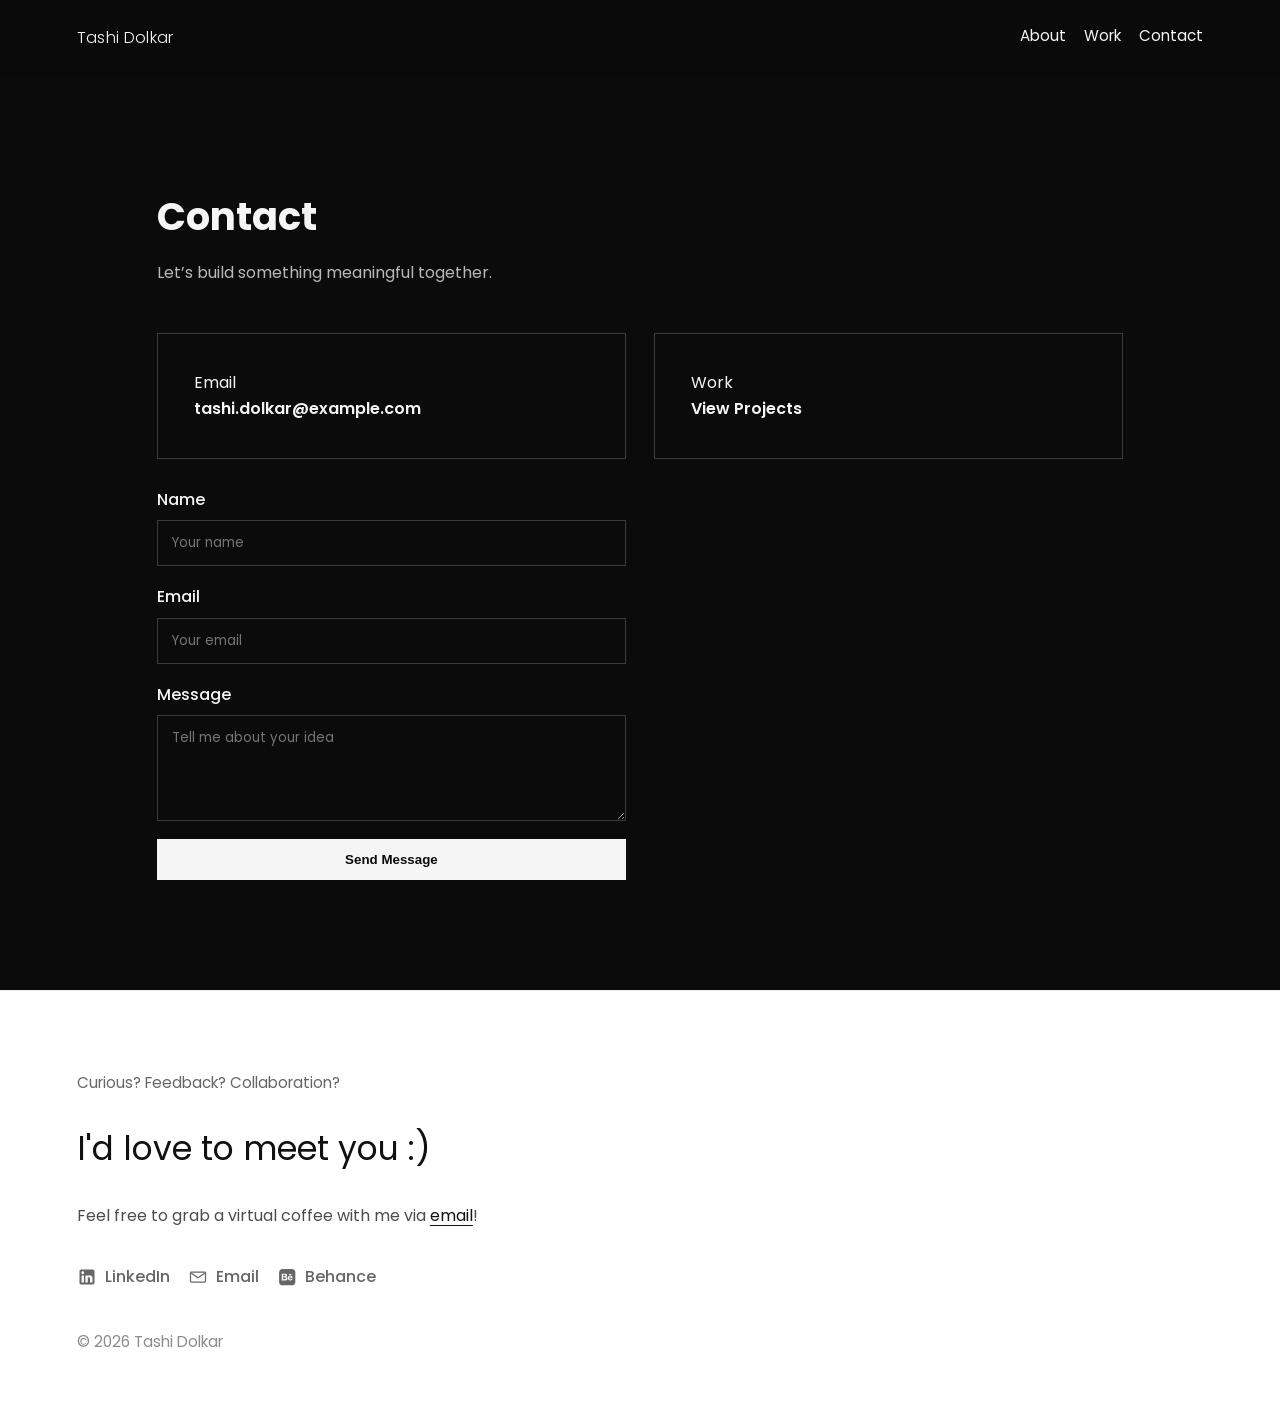
<file: contact.html>
<!DOCTYPE html>
<html lang="en">
  <head>
    <meta charset="UTF-8" />
    <meta name="viewport" content="width=device-width, initial-scale=1" />
    <title>Contact | Tashi Dolkar</title>
    <link rel="icon" type="image/png" href="assets/t.png" />
    <link rel="preconnect" href="https://fonts.googleapis.com" />
    <link rel="preconnect" href="https://fonts.gstatic.com" crossorigin />
    <link
      href="https://fonts.googleapis.com/css2?family=Poppins:wght@300;400;500;600;700&display=swap"
      rel="stylesheet"
    />
    <link rel="stylesheet" href="styles.css" />
  </head>
  <body>
    <header class="site-header">
      <a class="brand" href="index.html">Tashi Dolkar</a>
      <nav class="nav">
        <a href="about.html">About</a>
        <a href="index.html#work">Work</a>
        <a href="contact.html" aria-current="page">Contact</a>
      </nav>
    </header>

    <main>
      <section class="section">
        <div class="section-head reveal">
          <h2>Contact</h2>
          <p>Let’s build something meaningful together.</p>
        </div>
        <div class="contact-grid">
          <div class="contact-card reveal">
            <p>Email</p>
            <a href="mailto:tashi.dolkar@example.com">tashi.dolkar@example.com</a>
          </div>
          <div class="contact-card reveal">
            <p>Work</p>
            <a href="index.html#work">View Projects</a>
          </div>
          <form class="contact-form reveal">
            <label>
              Name
              <input type="text" name="name" placeholder="Your name" />
            </label>
            <label>
              Email
              <input type="email" name="email" placeholder="Your email" />
            </label>
            <label>
              Message
              <textarea name="message" rows="4" placeholder="Tell me about your idea"></textarea>
            </label>
            <button class="btn" type="submit">Send Message</button>
          </form>
        </div>
      </section>
    </main>

        <footer class="site-footer">
      <div class="footer-inner">
        <p class="footer-kicker">Curious? Feedback? Collaboration?</p>
        <h2 class="footer-title">I'd love to meet you :)</h2>
        <p class="footer-sub">
          Feel free to grab a virtual coffee with me via
          <a href="mailto:tashidolkss@gmail.com">email</a>!
        </p>
                <div class="footer-links">
          <a href="http://www.linkedin.com/in/tashi-dolkar-3a08882a4" target="_blank" rel="noopener"><svg class="icon" width="20" height="20" viewBox="0 0 24 24" fill="none" xmlns="http://www.w3.org/2000/svg"><path d="M19 3C19.5304 3 20.0391 3.21071 20.4142 3.58579C20.7893 3.96086 21 4.46957 21 5V19C21 19.5304 20.7893 20.0391 20.4142 20.4142C20.0391 20.7893 19.5304 21 19 21H5C4.46957 21 3.96086 20.7893 3.58579 20.4142C3.21071 20.0391 3 19.5304 3 19V5C3 4.46957 3.21071 3.96086 3.58579 3.58579C3.96086 3.21071 4.46957 3 5 3H19ZM18.5 18.5V13.2C18.5 12.3354 18.1565 11.5062 17.5452 10.8948C16.9338 10.2835 16.1046 9.94 15.24 9.94C14.39 9.94 13.4 10.46 12.92 11.24V10.13H10.13V18.5H12.92V13.57C12.92 12.8 13.54 12.17 14.31 12.17C14.6813 12.17 15.0374 12.3175 15.2999 12.5801C15.5625 12.8426 15.71 13.1987 15.71 13.57V18.5H18.5ZM6.88 8.56C7.32556 8.56 7.75288 8.383 8.06794 8.06794C8.383 7.75288 8.56 7.32556 8.56 6.88C8.56 5.95 7.81 5.19 6.88 5.19C6.43178 5.19 6.00193 5.36805 5.68499 5.68499C5.36805 6.00193 5.19 6.43178 5.19 6.88C5.19 7.81 5.95 8.56 6.88 8.56ZM8.27 18.5V10.13H5.5V18.5H8.27Z" fill="currentColor"/></svg><span>LinkedIn</span></a>
          <a href="mailto:tashidolkss@gmail.com"><svg class="icon" width="20" height="20" viewBox="0 0 24 24" fill="none" xmlns="http://www.w3.org/2000/svg"><path d="M4 6H20C20.5523 6 21 6.44772 21 7V17C21 17.5523 20.5523 18 20 18H4C3.44772 18 3 17.5523 3 17V7C3 6.44772 3.44772 6 4 6Z" stroke="currentColor" stroke-width="1.5"/><path d="M4 7.5L12 13L20 7.5" stroke="currentColor" stroke-width="1.5"/></svg><span>Email</span></a>
          <a href="http://www.behance.net/numcheu" target="_blank" rel="noopener"><svg class="icon" width="20" height="20" viewBox="0 0 24 24" fill="none" xmlns="http://www.w3.org/2000/svg"><path d="M7.354 11.1068V9.50178C7.354 9.40678 7.354 9.36878 7.478 9.36878C8.541 9.36878 9.405 9.30578 9.834 9.55878C10.264 9.81078 10.282 10.1588 10.289 10.2628C10.296 10.3668 10.293 10.5158 10.093 10.8788C9.893 11.2418 8.998 11.2488 8.352 11.2488H7.497C7.392 11.2488 7.354 11.2108 7.354 11.1068ZM10.3 12.7888C10.399 12.9152 10.4697 13.0615 10.5073 13.2176C10.5448 13.3738 10.5484 13.5362 10.5176 13.6938C10.4869 13.8514 10.4226 14.0006 10.3292 14.1312C10.2357 14.2618 10.1153 14.3708 9.976 14.4508C9.77142 14.5369 9.55195 14.582 9.33 14.5838H7.487C7.392 14.5838 7.354 14.5838 7.354 14.4608V12.5608C7.354 12.4658 7.354 12.4278 7.478 12.4278H8.703C9.463 12.4278 9.938 12.3618 10.3 12.7888Z" fill="currentColor"/><path d="M16.989 11.909C16.938 11.7889 16.8607 11.6817 16.7627 11.5955C16.6648 11.5093 16.5487 11.4462 16.423 11.411C16.1718 11.3424 15.909 11.3278 15.6518 11.3684C15.3946 11.4089 15.1489 11.5035 14.931 11.646C14.7138 11.8654 14.5735 12.1492 14.531 12.455C14.531 12.562 14.531 12.582 14.658 12.582H17.028C17.145 12.582 17.145 12.582 17.135 12.435C17.1238 12.2512 17.0747 12.0719 16.989 11.909ZM18.1 2.5H6.4C5.36566 2.5 4.37368 2.91089 3.64228 3.64228C2.91089 4.37368 2.5 5.36566 2.5 6.4V18.1C2.5 19.1343 2.91089 20.1263 3.64228 20.8577C4.37368 21.5891 5.36566 22 6.4 22H18.1C19.1343 22 20.1263 21.5891 20.8577 20.8577C21.5891 20.1263 22 19.1343 22 18.1V6.4C22 5.36566 21.5891 4.37368 20.8577 3.64228C20.1263 2.91089 19.1343 2.5 18.1 2.5ZM14.278 8.71C14.278 8.633 14.278 8.603 14.366 8.603H17.525V9.423C17.525 9.423 17.528 9.481 17.476 9.481H14.415C14.278 9.481 14.278 9.481 14.278 9.345V8.71ZM11.353 15.877C10.153 16.53 8.136 16.267 5.747 16.267V8.184H9.559C10.534 8.184 11.694 8.428 12.006 9.461C12.168 9.91218 12.1582 10.4072 11.9783 10.8516C11.7984 11.296 11.4612 11.6585 11.031 11.87C11.4276 12.0167 11.7738 12.274 12.0287 12.6114C12.2836 12.9488 12.4365 13.3521 12.4693 13.7737C12.5021 14.1952 12.4135 14.6174 12.2139 14.9901C12.0143 15.3629 11.7121 15.6706 11.343 15.877H11.353ZM18.617 13.576H14.717C14.61 13.576 14.512 13.634 14.531 13.771C14.648 14.346 14.911 14.951 15.507 15.039C15.8217 15.1327 16.1587 15.1183 16.4643 14.9981C16.7698 14.8779 17.0264 14.6589 17.193 14.376C17.193 14.376 17.242 14.317 17.271 14.317H18.539C18.539 14.317 18.617 14.317 18.597 14.385C18.4633 14.7637 18.2654 15.1165 18.012 15.428C17.6731 15.7517 17.2642 15.993 16.8169 16.1331C16.3697 16.2731 15.8962 16.3083 15.4332 16.2357C14.9702 16.1632 14.5301 15.9849 14.1472 15.7148C13.7642 15.4446 13.4487 15.0898 13.225 14.678C13.0874 14.4034 13.0017 14.1057 12.972 13.8C12.7981 13.0316 12.931 12.2256 13.3425 11.5538C13.754 10.8819 14.4115 10.3973 15.175 10.203C17.388 9.725 18.792 11.246 18.792 13.391C18.7953 13.4161 18.7928 13.4416 18.7846 13.4655C18.7765 13.4894 18.7629 13.5112 18.7451 13.5291C18.7272 13.5469 18.7054 13.5605 18.6815 13.5686C18.6576 13.5768 18.6321 13.5793 18.607 13.576H18.617ZM16.433 11.411C16.1821 11.3414 15.919 11.3271 15.662 11.369C15.405 11.409 15.175 11.458 14.941 11.646C14.707 11.833 14.583 12.149 14.541 12.455C14.541 12.562 14.541 12.582 14.668 12.582H17.028C17.145 12.582 17.145 12.582 17.135 12.435C17.1238 12.2512 17.0747 12.0719 16.989 11.909C16.938 11.7889 16.8607 11.6817 16.7627 11.5955C16.6648 11.5093 16.5487 11.4462 16.423 11.411H16.433Z" fill="currentColor"/></svg><span>Behance</span></a>
        </div>
        <p class="footer-copy">© 2026 Tashi Dolkar</p>
      </div>
    </footer>


    <script src="script.js"></script>
  </body>
</html>
</file>
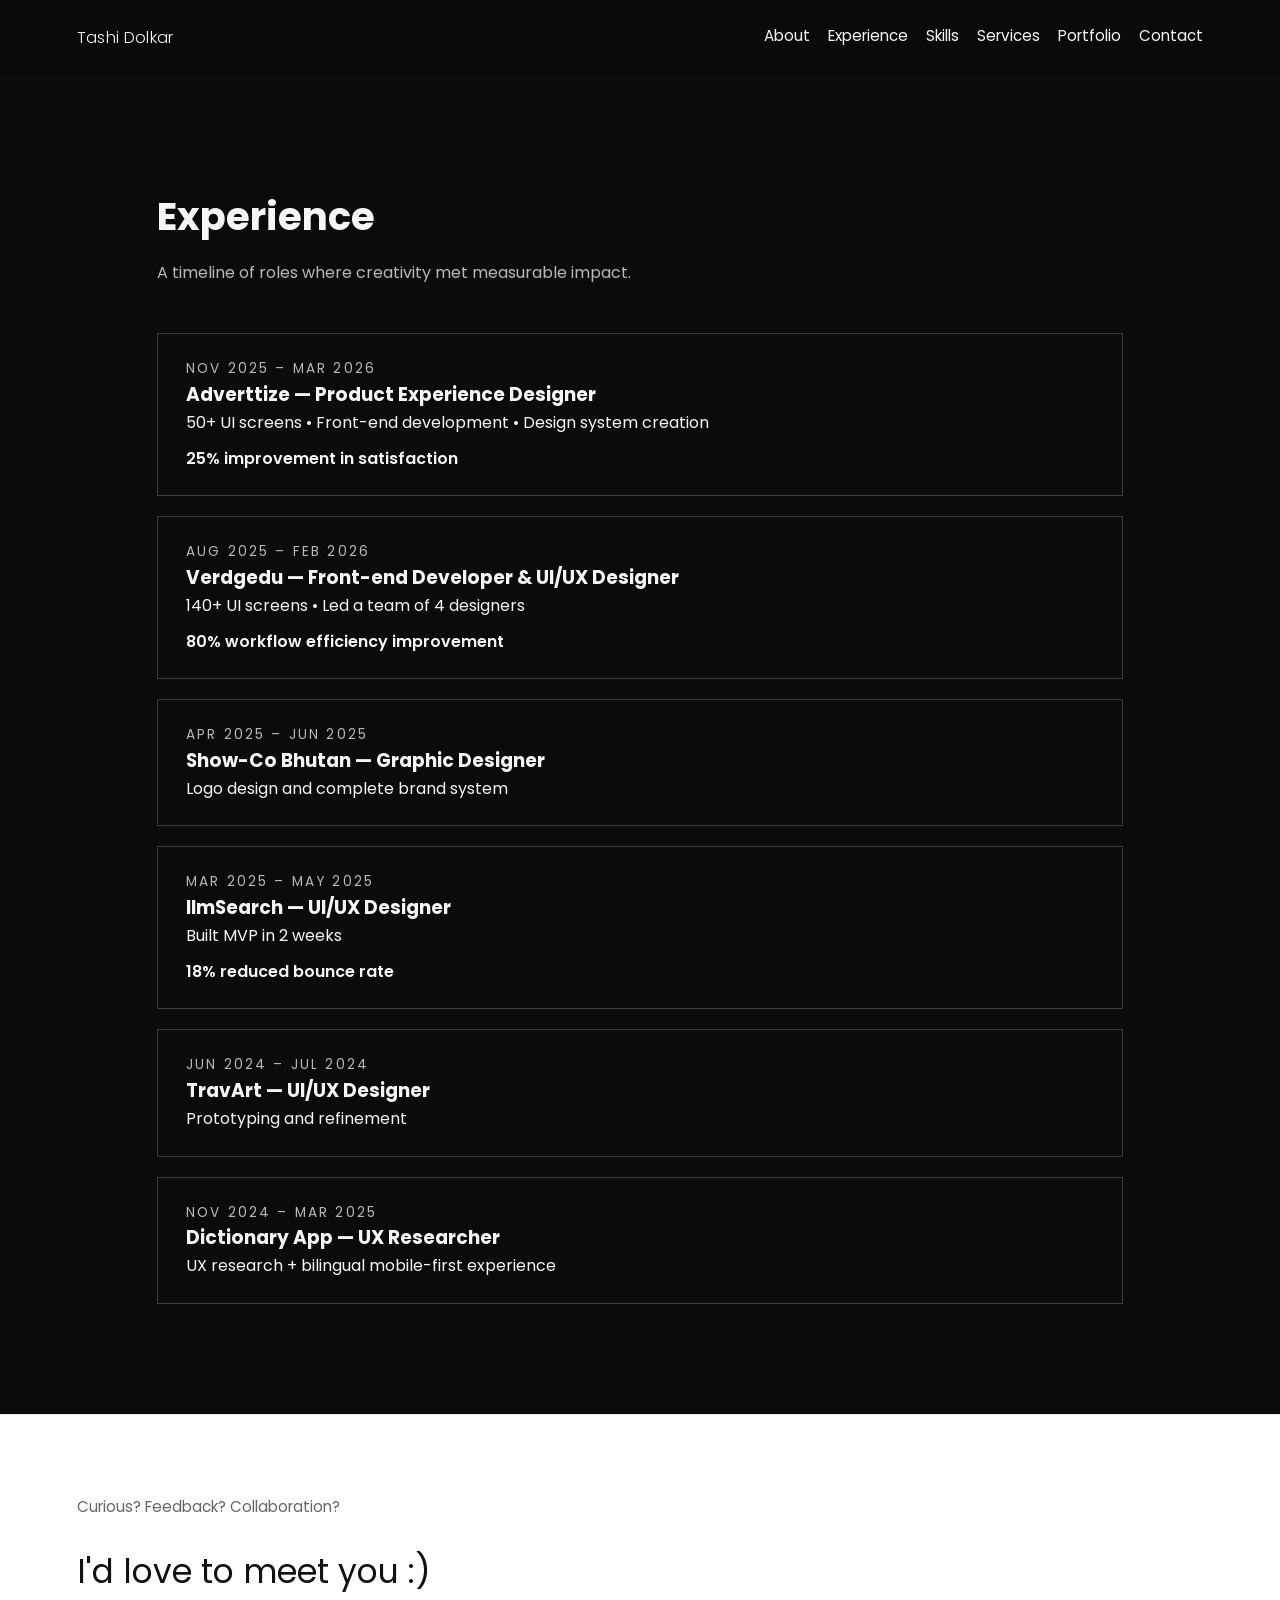
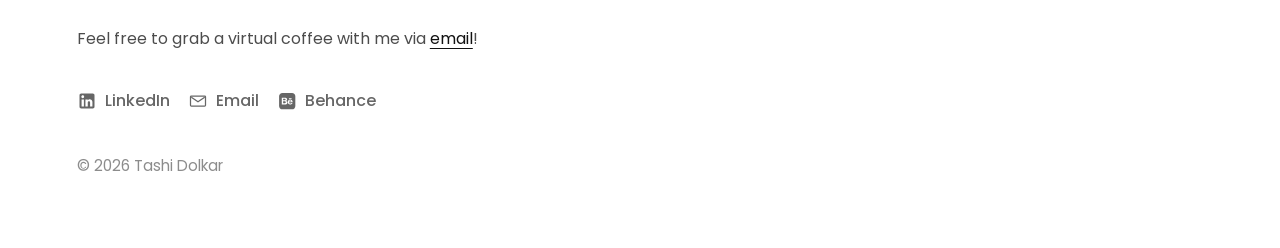
<file: experience.html>
<!DOCTYPE html>
<html lang="en">
  <head>
    <meta charset="UTF-8" />
    <meta name="viewport" content="width=device-width, initial-scale=1" />
    <title>Experience | Tashi Dolkar</title>
    <link rel="icon" type="image/png" href="assets/t.png" />
    <link rel="preconnect" href="https://fonts.googleapis.com" />
    <link rel="preconnect" href="https://fonts.gstatic.com" crossorigin />
    <link
      href="https://fonts.googleapis.com/css2?family=Poppins:wght@300;400;500;600;700&display=swap"
      rel="stylesheet"
    />
    <link rel="stylesheet" href="styles.css" />
  </head>
  <body>
    <header class="site-header">
      <a class="brand" href="index.html">Tashi Dolkar</a>
      <nav class="nav">
        <a href="about.html">About</a>
        <a href="experience.html" aria-current="page">Experience</a>
        <a href="skills.html">Skills</a>
        <a href="services.html">Services</a>
        <a href="portfolio.html">Portfolio</a>
        <a href="contact.html">Contact</a>
      </nav>
    </header>

    <main>
      <section class="section">
        <div class="section-head reveal">
          <h2>Experience</h2>
          <p>A timeline of roles where creativity met measurable impact.</p>
        </div>
        <div class="timeline">
          <article class="timeline-card reveal">
            <div class="timeline-meta">Nov 2025 – Mar 2026</div>
            <h3>Adverttize — Product Experience Designer</h3>
            <p>50+ UI screens • Front-end development • Design system creation</p>
            <p class="impact">25% improvement in satisfaction</p>
          </article>
          <article class="timeline-card reveal">
            <div class="timeline-meta">Aug 2025 – Feb 2026</div>
            <h3>Verdgedu — Front-end Developer & UI/UX Designer</h3>
            <p>140+ UI screens • Led a team of 4 designers</p>
            <p class="impact">80% workflow efficiency improvement</p>
          </article>
          <article class="timeline-card reveal">
            <div class="timeline-meta">Apr 2025 – Jun 2025</div>
            <h3>Show-Co Bhutan — Graphic Designer</h3>
            <p>Logo design and complete brand system</p>
          </article>
          <article class="timeline-card reveal">
            <div class="timeline-meta">Mar 2025 – May 2025</div>
            <h3>llmSearch — UI/UX Designer</h3>
            <p>Built MVP in 2 weeks</p>
            <p class="impact">18% reduced bounce rate</p>
          </article>
          <article class="timeline-card reveal">
            <div class="timeline-meta">Jun 2024 – Jul 2024</div>
            <h3>TravArt — UI/UX Designer</h3>
            <p>Prototyping and refinement</p>
          </article>
          <article class="timeline-card reveal">
            <div class="timeline-meta">Nov 2024 – Mar 2025</div>
            <h3>Dictionary App — UX Researcher</h3>
            <p>UX research + bilingual mobile-first experience</p>
          </article>
        </div>
      </section>
    </main>

        <footer class="site-footer">
      <div class="footer-inner">
        <p class="footer-kicker">Curious? Feedback? Collaboration?</p>
        <h2 class="footer-title">I'd love to meet you :)</h2>
        <p class="footer-sub">
          Feel free to grab a virtual coffee with me via
          <a href="mailto:tashidolkss@gmail.com">email</a>!
        </p>
                <div class="footer-links">
          <a href="http://www.linkedin.com/in/tashi-dolkar-3a08882a4" target="_blank" rel="noopener"><svg class="icon" width="20" height="20" viewBox="0 0 24 24" fill="none" xmlns="http://www.w3.org/2000/svg"><path d="M19 3C19.5304 3 20.0391 3.21071 20.4142 3.58579C20.7893 3.96086 21 4.46957 21 5V19C21 19.5304 20.7893 20.0391 20.4142 20.4142C20.0391 20.7893 19.5304 21 19 21H5C4.46957 21 3.96086 20.7893 3.58579 20.4142C3.21071 20.0391 3 19.5304 3 19V5C3 4.46957 3.21071 3.96086 3.58579 3.58579C3.96086 3.21071 4.46957 3 5 3H19ZM18.5 18.5V13.2C18.5 12.3354 18.1565 11.5062 17.5452 10.8948C16.9338 10.2835 16.1046 9.94 15.24 9.94C14.39 9.94 13.4 10.46 12.92 11.24V10.13H10.13V18.5H12.92V13.57C12.92 12.8 13.54 12.17 14.31 12.17C14.6813 12.17 15.0374 12.3175 15.2999 12.5801C15.5625 12.8426 15.71 13.1987 15.71 13.57V18.5H18.5ZM6.88 8.56C7.32556 8.56 7.75288 8.383 8.06794 8.06794C8.383 7.75288 8.56 7.32556 8.56 6.88C8.56 5.95 7.81 5.19 6.88 5.19C6.43178 5.19 6.00193 5.36805 5.68499 5.68499C5.36805 6.00193 5.19 6.43178 5.19 6.88C5.19 7.81 5.95 8.56 6.88 8.56ZM8.27 18.5V10.13H5.5V18.5H8.27Z" fill="currentColor"/></svg><span>LinkedIn</span></a>
          <a href="mailto:tashidolkss@gmail.com"><svg class="icon" width="20" height="20" viewBox="0 0 24 24" fill="none" xmlns="http://www.w3.org/2000/svg"><path d="M4 6H20C20.5523 6 21 6.44772 21 7V17C21 17.5523 20.5523 18 20 18H4C3.44772 18 3 17.5523 3 17V7C3 6.44772 3.44772 6 4 6Z" stroke="currentColor" stroke-width="1.5"/><path d="M4 7.5L12 13L20 7.5" stroke="currentColor" stroke-width="1.5"/></svg><span>Email</span></a>
          <a href="http://www.behance.net/numcheu" target="_blank" rel="noopener"><svg class="icon" width="20" height="20" viewBox="0 0 24 24" fill="none" xmlns="http://www.w3.org/2000/svg"><path d="M7.354 11.1068V9.50178C7.354 9.40678 7.354 9.36878 7.478 9.36878C8.541 9.36878 9.405 9.30578 9.834 9.55878C10.264 9.81078 10.282 10.1588 10.289 10.2628C10.296 10.3668 10.293 10.5158 10.093 10.8788C9.893 11.2418 8.998 11.2488 8.352 11.2488H7.497C7.392 11.2488 7.354 11.2108 7.354 11.1068ZM10.3 12.7888C10.399 12.9152 10.4697 13.0615 10.5073 13.2176C10.5448 13.3738 10.5484 13.5362 10.5176 13.6938C10.4869 13.8514 10.4226 14.0006 10.3292 14.1312C10.2357 14.2618 10.1153 14.3708 9.976 14.4508C9.77142 14.5369 9.55195 14.582 9.33 14.5838H7.487C7.392 14.5838 7.354 14.5838 7.354 14.4608V12.5608C7.354 12.4658 7.354 12.4278 7.478 12.4278H8.703C9.463 12.4278 9.938 12.3618 10.3 12.7888Z" fill="currentColor"/><path d="M16.989 11.909C16.938 11.7889 16.8607 11.6817 16.7627 11.5955C16.6648 11.5093 16.5487 11.4462 16.423 11.411C16.1718 11.3424 15.909 11.3278 15.6518 11.3684C15.3946 11.4089 15.1489 11.5035 14.931 11.646C14.7138 11.8654 14.5735 12.1492 14.531 12.455C14.531 12.562 14.531 12.582 14.658 12.582H17.028C17.145 12.582 17.145 12.582 17.135 12.435C17.1238 12.2512 17.0747 12.0719 16.989 11.909ZM18.1 2.5H6.4C5.36566 2.5 4.37368 2.91089 3.64228 3.64228C2.91089 4.37368 2.5 5.36566 2.5 6.4V18.1C2.5 19.1343 2.91089 20.1263 3.64228 20.8577C4.37368 21.5891 5.36566 22 6.4 22H18.1C19.1343 22 20.1263 21.5891 20.8577 20.8577C21.5891 20.1263 22 19.1343 22 18.1V6.4C22 5.36566 21.5891 4.37368 20.8577 3.64228C20.1263 2.91089 19.1343 2.5 18.1 2.5ZM14.278 8.71C14.278 8.633 14.278 8.603 14.366 8.603H17.525V9.423C17.525 9.423 17.528 9.481 17.476 9.481H14.415C14.278 9.481 14.278 9.481 14.278 9.345V8.71ZM11.353 15.877C10.153 16.53 8.136 16.267 5.747 16.267V8.184H9.559C10.534 8.184 11.694 8.428 12.006 9.461C12.168 9.91218 12.1582 10.4072 11.9783 10.8516C11.7984 11.296 11.4612 11.6585 11.031 11.87C11.4276 12.0167 11.7738 12.274 12.0287 12.6114C12.2836 12.9488 12.4365 13.3521 12.4693 13.7737C12.5021 14.1952 12.4135 14.6174 12.2139 14.9901C12.0143 15.3629 11.7121 15.6706 11.343 15.877H11.353ZM18.617 13.576H14.717C14.61 13.576 14.512 13.634 14.531 13.771C14.648 14.346 14.911 14.951 15.507 15.039C15.8217 15.1327 16.1587 15.1183 16.4643 14.9981C16.7698 14.8779 17.0264 14.6589 17.193 14.376C17.193 14.376 17.242 14.317 17.271 14.317H18.539C18.539 14.317 18.617 14.317 18.597 14.385C18.4633 14.7637 18.2654 15.1165 18.012 15.428C17.6731 15.7517 17.2642 15.993 16.8169 16.1331C16.3697 16.2731 15.8962 16.3083 15.4332 16.2357C14.9702 16.1632 14.5301 15.9849 14.1472 15.7148C13.7642 15.4446 13.4487 15.0898 13.225 14.678C13.0874 14.4034 13.0017 14.1057 12.972 13.8C12.7981 13.0316 12.931 12.2256 13.3425 11.5538C13.754 10.8819 14.4115 10.3973 15.175 10.203C17.388 9.725 18.792 11.246 18.792 13.391C18.7953 13.4161 18.7928 13.4416 18.7846 13.4655C18.7765 13.4894 18.7629 13.5112 18.7451 13.5291C18.7272 13.5469 18.7054 13.5605 18.6815 13.5686C18.6576 13.5768 18.6321 13.5793 18.607 13.576H18.617ZM16.433 11.411C16.1821 11.3414 15.919 11.3271 15.662 11.369C15.405 11.409 15.175 11.458 14.941 11.646C14.707 11.833 14.583 12.149 14.541 12.455C14.541 12.562 14.541 12.582 14.668 12.582H17.028C17.145 12.582 17.145 12.582 17.135 12.435C17.1238 12.2512 17.0747 12.0719 16.989 11.909C16.938 11.7889 16.8607 11.6817 16.7627 11.5955C16.6648 11.5093 16.5487 11.4462 16.423 11.411H16.433Z" fill="currentColor"/></svg><span>Behance</span></a>
        </div>
        <p class="footer-copy">© 2026 Tashi Dolkar</p>
      </div>
    </footer>


    <script src="script.js"></script>
  </body>
</html>
</file>
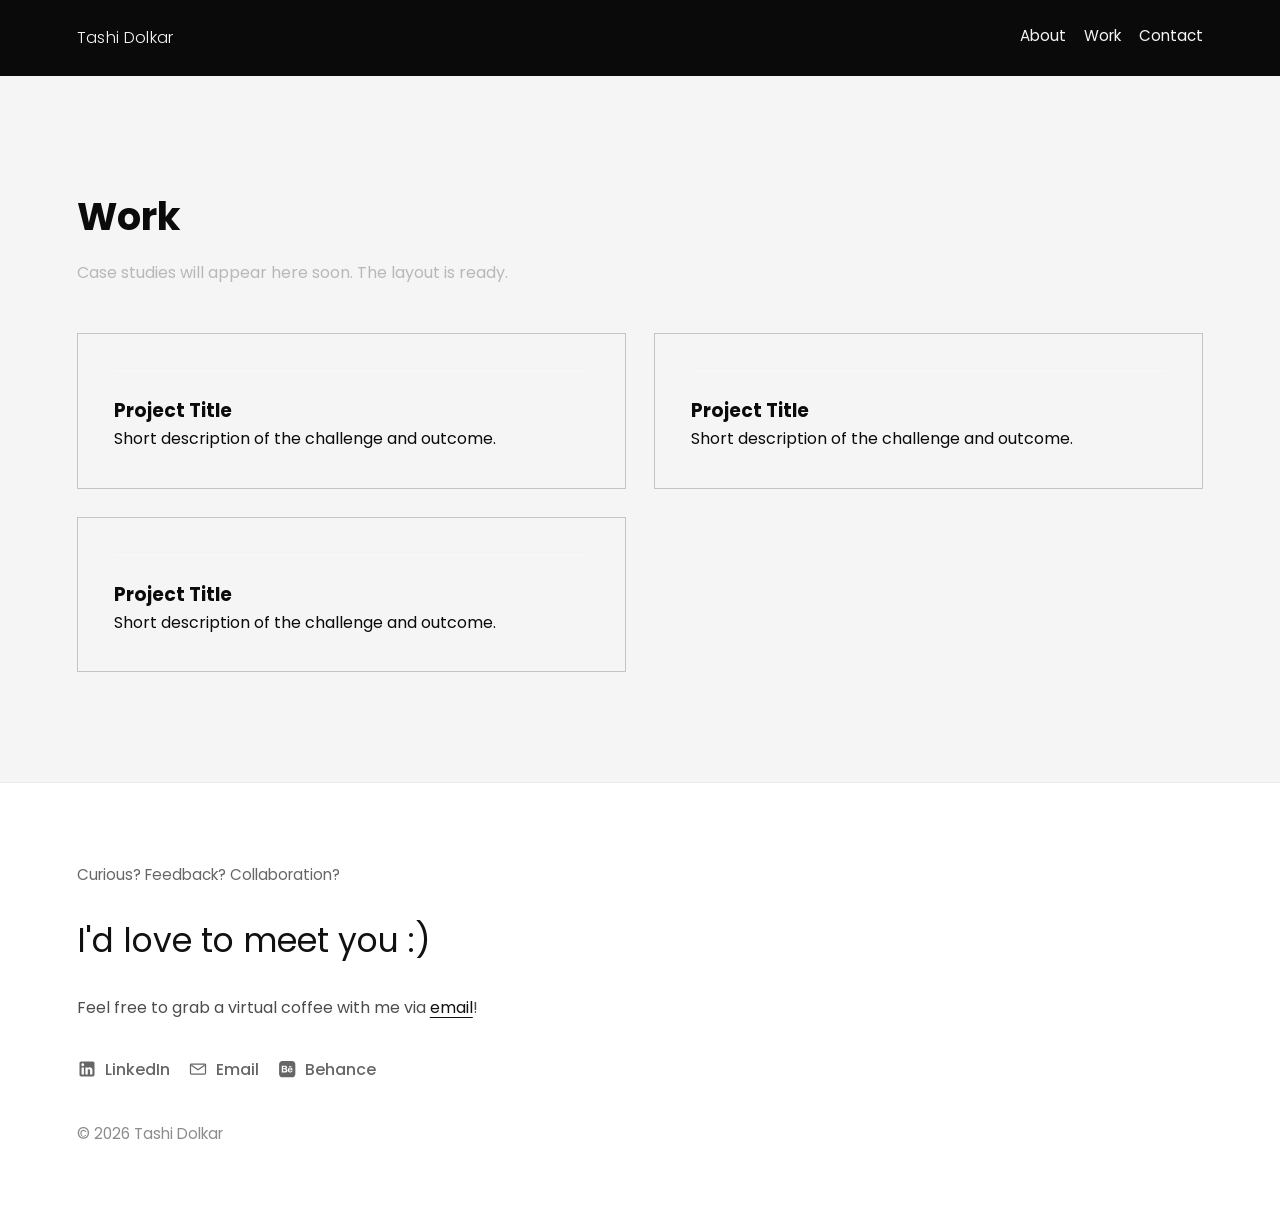
<file: portfolio.html>
<!DOCTYPE html>
<html lang="en">
  <head>
    <meta charset="UTF-8" />
    <meta name="viewport" content="width=device-width, initial-scale=1" />
    <title>Work | Tashi Dolkar</title>
    <link rel="icon" type="image/png" href="assets/t.png" />
    <link rel="preconnect" href="https://fonts.googleapis.com" />
    <link rel="preconnect" href="https://fonts.gstatic.com" crossorigin />
    <link
      href="https://fonts.googleapis.com/css2?family=Poppins:wght@300;400;500;600;700&display=swap"
      rel="stylesheet"
    />
    <link rel="stylesheet" href="styles.css" />
  </head>
  <body>
    <header class="site-header">
      <a class="brand" href="index.html">Tashi Dolkar</a>
      <nav class="nav">
        <a href="about.html">About</a>
        <a href="index.html#work" aria-current="page">Work</a>
        <a href="contact.html">Contact</a>
      </nav>
    </header>

    <main>
      <section class="section inverted">
        <div class="section-head reveal">
          <h2>Work</h2>
          <p>Case studies will appear here soon. The layout is ready.</p>
        </div>
        <div class="portfolio-grid">
          <article class="portfolio-card reveal">
            <div class="thumb"></div>
            <h3>Project Title</h3>
            <p>Short description of the challenge and outcome.</p>
          </article>
          <article class="portfolio-card reveal">
            <div class="thumb"></div>
            <h3>Project Title</h3>
            <p>Short description of the challenge and outcome.</p>
          </article>
          <article class="portfolio-card reveal">
            <div class="thumb"></div>
            <h3>Project Title</h3>
            <p>Short description of the challenge and outcome.</p>
          </article>
        </div>
      </section>
    </main>

        <footer class="site-footer">
      <div class="footer-inner">
        <p class="footer-kicker">Curious? Feedback? Collaboration?</p>
        <h2 class="footer-title">I'd love to meet you :)</h2>
        <p class="footer-sub">
          Feel free to grab a virtual coffee with me via
          <a href="mailto:tashidolkss@gmail.com">email</a>!
        </p>
                <div class="footer-links">
          <a href="http://www.linkedin.com/in/tashi-dolkar-3a08882a4" target="_blank" rel="noopener"><svg class="icon" width="20" height="20" viewBox="0 0 24 24" fill="none" xmlns="http://www.w3.org/2000/svg"><path d="M19 3C19.5304 3 20.0391 3.21071 20.4142 3.58579C20.7893 3.96086 21 4.46957 21 5V19C21 19.5304 20.7893 20.0391 20.4142 20.4142C20.0391 20.7893 19.5304 21 19 21H5C4.46957 21 3.96086 20.7893 3.58579 20.4142C3.21071 20.0391 3 19.5304 3 19V5C3 4.46957 3.21071 3.96086 3.58579 3.58579C3.96086 3.21071 4.46957 3 5 3H19ZM18.5 18.5V13.2C18.5 12.3354 18.1565 11.5062 17.5452 10.8948C16.9338 10.2835 16.1046 9.94 15.24 9.94C14.39 9.94 13.4 10.46 12.92 11.24V10.13H10.13V18.5H12.92V13.57C12.92 12.8 13.54 12.17 14.31 12.17C14.6813 12.17 15.0374 12.3175 15.2999 12.5801C15.5625 12.8426 15.71 13.1987 15.71 13.57V18.5H18.5ZM6.88 8.56C7.32556 8.56 7.75288 8.383 8.06794 8.06794C8.383 7.75288 8.56 7.32556 8.56 6.88C8.56 5.95 7.81 5.19 6.88 5.19C6.43178 5.19 6.00193 5.36805 5.68499 5.68499C5.36805 6.00193 5.19 6.43178 5.19 6.88C5.19 7.81 5.95 8.56 6.88 8.56ZM8.27 18.5V10.13H5.5V18.5H8.27Z" fill="currentColor"/></svg><span>LinkedIn</span></a>
          <a href="mailto:tashidolkss@gmail.com"><svg class="icon" width="20" height="20" viewBox="0 0 24 24" fill="none" xmlns="http://www.w3.org/2000/svg"><path d="M4 6H20C20.5523 6 21 6.44772 21 7V17C21 17.5523 20.5523 18 20 18H4C3.44772 18 3 17.5523 3 17V7C3 6.44772 3.44772 6 4 6Z" stroke="currentColor" stroke-width="1.5"/><path d="M4 7.5L12 13L20 7.5" stroke="currentColor" stroke-width="1.5"/></svg><span>Email</span></a>
          <a href="http://www.behance.net/numcheu" target="_blank" rel="noopener"><svg class="icon" width="20" height="20" viewBox="0 0 24 24" fill="none" xmlns="http://www.w3.org/2000/svg"><path d="M7.354 11.1068V9.50178C7.354 9.40678 7.354 9.36878 7.478 9.36878C8.541 9.36878 9.405 9.30578 9.834 9.55878C10.264 9.81078 10.282 10.1588 10.289 10.2628C10.296 10.3668 10.293 10.5158 10.093 10.8788C9.893 11.2418 8.998 11.2488 8.352 11.2488H7.497C7.392 11.2488 7.354 11.2108 7.354 11.1068ZM10.3 12.7888C10.399 12.9152 10.4697 13.0615 10.5073 13.2176C10.5448 13.3738 10.5484 13.5362 10.5176 13.6938C10.4869 13.8514 10.4226 14.0006 10.3292 14.1312C10.2357 14.2618 10.1153 14.3708 9.976 14.4508C9.77142 14.5369 9.55195 14.582 9.33 14.5838H7.487C7.392 14.5838 7.354 14.5838 7.354 14.4608V12.5608C7.354 12.4658 7.354 12.4278 7.478 12.4278H8.703C9.463 12.4278 9.938 12.3618 10.3 12.7888Z" fill="currentColor"/><path d="M16.989 11.909C16.938 11.7889 16.8607 11.6817 16.7627 11.5955C16.6648 11.5093 16.5487 11.4462 16.423 11.411C16.1718 11.3424 15.909 11.3278 15.6518 11.3684C15.3946 11.4089 15.1489 11.5035 14.931 11.646C14.7138 11.8654 14.5735 12.1492 14.531 12.455C14.531 12.562 14.531 12.582 14.658 12.582H17.028C17.145 12.582 17.145 12.582 17.135 12.435C17.1238 12.2512 17.0747 12.0719 16.989 11.909ZM18.1 2.5H6.4C5.36566 2.5 4.37368 2.91089 3.64228 3.64228C2.91089 4.37368 2.5 5.36566 2.5 6.4V18.1C2.5 19.1343 2.91089 20.1263 3.64228 20.8577C4.37368 21.5891 5.36566 22 6.4 22H18.1C19.1343 22 20.1263 21.5891 20.8577 20.8577C21.5891 20.1263 22 19.1343 22 18.1V6.4C22 5.36566 21.5891 4.37368 20.8577 3.64228C20.1263 2.91089 19.1343 2.5 18.1 2.5ZM14.278 8.71C14.278 8.633 14.278 8.603 14.366 8.603H17.525V9.423C17.525 9.423 17.528 9.481 17.476 9.481H14.415C14.278 9.481 14.278 9.481 14.278 9.345V8.71ZM11.353 15.877C10.153 16.53 8.136 16.267 5.747 16.267V8.184H9.559C10.534 8.184 11.694 8.428 12.006 9.461C12.168 9.91218 12.1582 10.4072 11.9783 10.8516C11.7984 11.296 11.4612 11.6585 11.031 11.87C11.4276 12.0167 11.7738 12.274 12.0287 12.6114C12.2836 12.9488 12.4365 13.3521 12.4693 13.7737C12.5021 14.1952 12.4135 14.6174 12.2139 14.9901C12.0143 15.3629 11.7121 15.6706 11.343 15.877H11.353ZM18.617 13.576H14.717C14.61 13.576 14.512 13.634 14.531 13.771C14.648 14.346 14.911 14.951 15.507 15.039C15.8217 15.1327 16.1587 15.1183 16.4643 14.9981C16.7698 14.8779 17.0264 14.6589 17.193 14.376C17.193 14.376 17.242 14.317 17.271 14.317H18.539C18.539 14.317 18.617 14.317 18.597 14.385C18.4633 14.7637 18.2654 15.1165 18.012 15.428C17.6731 15.7517 17.2642 15.993 16.8169 16.1331C16.3697 16.2731 15.8962 16.3083 15.4332 16.2357C14.9702 16.1632 14.5301 15.9849 14.1472 15.7148C13.7642 15.4446 13.4487 15.0898 13.225 14.678C13.0874 14.4034 13.0017 14.1057 12.972 13.8C12.7981 13.0316 12.931 12.2256 13.3425 11.5538C13.754 10.8819 14.4115 10.3973 15.175 10.203C17.388 9.725 18.792 11.246 18.792 13.391C18.7953 13.4161 18.7928 13.4416 18.7846 13.4655C18.7765 13.4894 18.7629 13.5112 18.7451 13.5291C18.7272 13.5469 18.7054 13.5605 18.6815 13.5686C18.6576 13.5768 18.6321 13.5793 18.607 13.576H18.617ZM16.433 11.411C16.1821 11.3414 15.919 11.3271 15.662 11.369C15.405 11.409 15.175 11.458 14.941 11.646C14.707 11.833 14.583 12.149 14.541 12.455C14.541 12.562 14.541 12.582 14.668 12.582H17.028C17.145 12.582 17.145 12.582 17.135 12.435C17.1238 12.2512 17.0747 12.0719 16.989 11.909C16.938 11.7889 16.8607 11.6817 16.7627 11.5955C16.6648 11.5093 16.5487 11.4462 16.423 11.411H16.433Z" fill="currentColor"/></svg><span>Behance</span></a>
        </div>
        <p class="footer-copy">© 2026 Tashi Dolkar</p>
      </div>
    </footer>


    <script src="script.js"></script>
  </body>
</html>
</file>
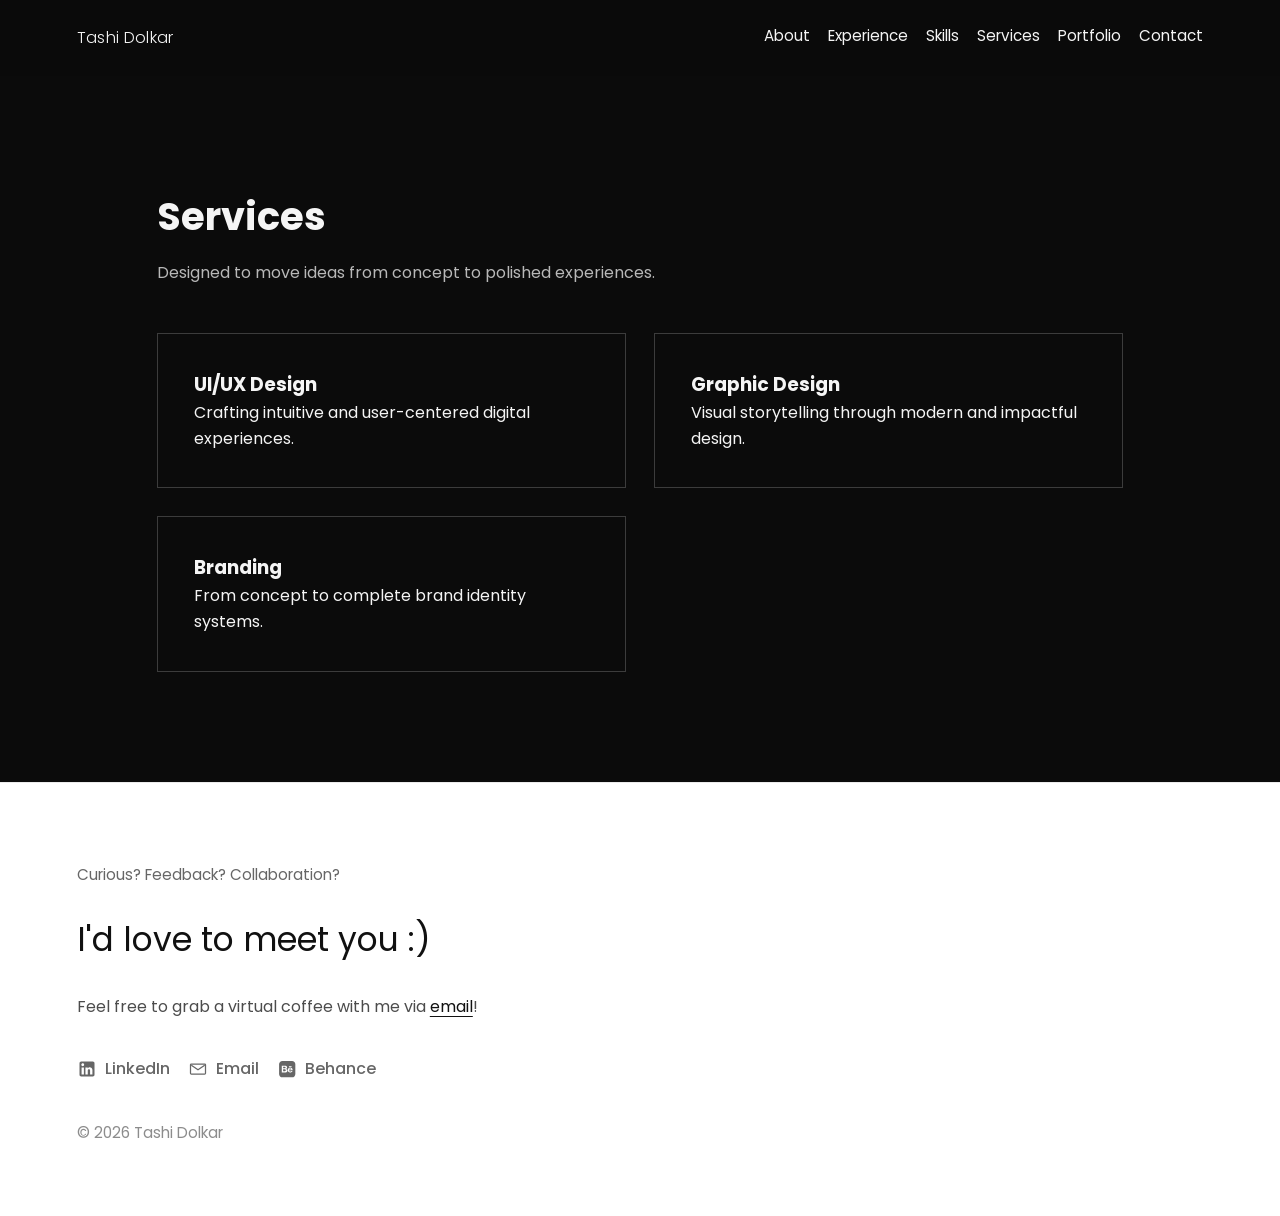
<file: services.html>
<!DOCTYPE html>
<html lang="en">
  <head>
    <meta charset="UTF-8" />
    <meta name="viewport" content="width=device-width, initial-scale=1" />
    <title>Services | Tashi Dolkar</title>
    <link rel="icon" type="image/png" href="assets/t.png" />
    <link rel="preconnect" href="https://fonts.googleapis.com" />
    <link rel="preconnect" href="https://fonts.gstatic.com" crossorigin />
    <link
      href="https://fonts.googleapis.com/css2?family=Poppins:wght@300;400;500;600;700&display=swap"
      rel="stylesheet"
    />
    <link rel="stylesheet" href="styles.css" />
  </head>
  <body>
    <header class="site-header">
      <a class="brand" href="index.html">Tashi Dolkar</a>
      <nav class="nav">
        <a href="about.html">About</a>
        <a href="experience.html">Experience</a>
        <a href="skills.html">Skills</a>
        <a href="services.html" aria-current="page">Services</a>
        <a href="portfolio.html">Portfolio</a>
        <a href="contact.html">Contact</a>
      </nav>
    </header>

    <main>
      <section class="section">
        <div class="section-head reveal">
          <h2>Services</h2>
          <p>Designed to move ideas from concept to polished experiences.</p>
        </div>
        <div class="service-grid">
          <article class="service-card reveal">
            <h3>UI/UX Design</h3>
            <p>Crafting intuitive and user-centered digital experiences.</p>
          </article>
          <article class="service-card reveal">
            <h3>Graphic Design</h3>
            <p>Visual storytelling through modern and impactful design.</p>
          </article>
          <article class="service-card reveal">
            <h3>Branding</h3>
            <p>From concept to complete brand identity systems.</p>
          </article>
        </div>
      </section>
    </main>

        <footer class="site-footer">
      <div class="footer-inner">
        <p class="footer-kicker">Curious? Feedback? Collaboration?</p>
        <h2 class="footer-title">I'd love to meet you :)</h2>
        <p class="footer-sub">
          Feel free to grab a virtual coffee with me via
          <a href="mailto:tashidolkss@gmail.com">email</a>!
        </p>
                <div class="footer-links">
          <a href="http://www.linkedin.com/in/tashi-dolkar-3a08882a4" target="_blank" rel="noopener"><svg class="icon" width="20" height="20" viewBox="0 0 24 24" fill="none" xmlns="http://www.w3.org/2000/svg"><path d="M19 3C19.5304 3 20.0391 3.21071 20.4142 3.58579C20.7893 3.96086 21 4.46957 21 5V19C21 19.5304 20.7893 20.0391 20.4142 20.4142C20.0391 20.7893 19.5304 21 19 21H5C4.46957 21 3.96086 20.7893 3.58579 20.4142C3.21071 20.0391 3 19.5304 3 19V5C3 4.46957 3.21071 3.96086 3.58579 3.58579C3.96086 3.21071 4.46957 3 5 3H19ZM18.5 18.5V13.2C18.5 12.3354 18.1565 11.5062 17.5452 10.8948C16.9338 10.2835 16.1046 9.94 15.24 9.94C14.39 9.94 13.4 10.46 12.92 11.24V10.13H10.13V18.5H12.92V13.57C12.92 12.8 13.54 12.17 14.31 12.17C14.6813 12.17 15.0374 12.3175 15.2999 12.5801C15.5625 12.8426 15.71 13.1987 15.71 13.57V18.5H18.5ZM6.88 8.56C7.32556 8.56 7.75288 8.383 8.06794 8.06794C8.383 7.75288 8.56 7.32556 8.56 6.88C8.56 5.95 7.81 5.19 6.88 5.19C6.43178 5.19 6.00193 5.36805 5.68499 5.68499C5.36805 6.00193 5.19 6.43178 5.19 6.88C5.19 7.81 5.95 8.56 6.88 8.56ZM8.27 18.5V10.13H5.5V18.5H8.27Z" fill="currentColor"/></svg><span>LinkedIn</span></a>
          <a href="mailto:tashidolkss@gmail.com"><svg class="icon" width="20" height="20" viewBox="0 0 24 24" fill="none" xmlns="http://www.w3.org/2000/svg"><path d="M4 6H20C20.5523 6 21 6.44772 21 7V17C21 17.5523 20.5523 18 20 18H4C3.44772 18 3 17.5523 3 17V7C3 6.44772 3.44772 6 4 6Z" stroke="currentColor" stroke-width="1.5"/><path d="M4 7.5L12 13L20 7.5" stroke="currentColor" stroke-width="1.5"/></svg><span>Email</span></a>
          <a href="http://www.behance.net/numcheu" target="_blank" rel="noopener"><svg class="icon" width="20" height="20" viewBox="0 0 24 24" fill="none" xmlns="http://www.w3.org/2000/svg"><path d="M7.354 11.1068V9.50178C7.354 9.40678 7.354 9.36878 7.478 9.36878C8.541 9.36878 9.405 9.30578 9.834 9.55878C10.264 9.81078 10.282 10.1588 10.289 10.2628C10.296 10.3668 10.293 10.5158 10.093 10.8788C9.893 11.2418 8.998 11.2488 8.352 11.2488H7.497C7.392 11.2488 7.354 11.2108 7.354 11.1068ZM10.3 12.7888C10.399 12.9152 10.4697 13.0615 10.5073 13.2176C10.5448 13.3738 10.5484 13.5362 10.5176 13.6938C10.4869 13.8514 10.4226 14.0006 10.3292 14.1312C10.2357 14.2618 10.1153 14.3708 9.976 14.4508C9.77142 14.5369 9.55195 14.582 9.33 14.5838H7.487C7.392 14.5838 7.354 14.5838 7.354 14.4608V12.5608C7.354 12.4658 7.354 12.4278 7.478 12.4278H8.703C9.463 12.4278 9.938 12.3618 10.3 12.7888Z" fill="currentColor"/><path d="M16.989 11.909C16.938 11.7889 16.8607 11.6817 16.7627 11.5955C16.6648 11.5093 16.5487 11.4462 16.423 11.411C16.1718 11.3424 15.909 11.3278 15.6518 11.3684C15.3946 11.4089 15.1489 11.5035 14.931 11.646C14.7138 11.8654 14.5735 12.1492 14.531 12.455C14.531 12.562 14.531 12.582 14.658 12.582H17.028C17.145 12.582 17.145 12.582 17.135 12.435C17.1238 12.2512 17.0747 12.0719 16.989 11.909ZM18.1 2.5H6.4C5.36566 2.5 4.37368 2.91089 3.64228 3.64228C2.91089 4.37368 2.5 5.36566 2.5 6.4V18.1C2.5 19.1343 2.91089 20.1263 3.64228 20.8577C4.37368 21.5891 5.36566 22 6.4 22H18.1C19.1343 22 20.1263 21.5891 20.8577 20.8577C21.5891 20.1263 22 19.1343 22 18.1V6.4C22 5.36566 21.5891 4.37368 20.8577 3.64228C20.1263 2.91089 19.1343 2.5 18.1 2.5ZM14.278 8.71C14.278 8.633 14.278 8.603 14.366 8.603H17.525V9.423C17.525 9.423 17.528 9.481 17.476 9.481H14.415C14.278 9.481 14.278 9.481 14.278 9.345V8.71ZM11.353 15.877C10.153 16.53 8.136 16.267 5.747 16.267V8.184H9.559C10.534 8.184 11.694 8.428 12.006 9.461C12.168 9.91218 12.1582 10.4072 11.9783 10.8516C11.7984 11.296 11.4612 11.6585 11.031 11.87C11.4276 12.0167 11.7738 12.274 12.0287 12.6114C12.2836 12.9488 12.4365 13.3521 12.4693 13.7737C12.5021 14.1952 12.4135 14.6174 12.2139 14.9901C12.0143 15.3629 11.7121 15.6706 11.343 15.877H11.353ZM18.617 13.576H14.717C14.61 13.576 14.512 13.634 14.531 13.771C14.648 14.346 14.911 14.951 15.507 15.039C15.8217 15.1327 16.1587 15.1183 16.4643 14.9981C16.7698 14.8779 17.0264 14.6589 17.193 14.376C17.193 14.376 17.242 14.317 17.271 14.317H18.539C18.539 14.317 18.617 14.317 18.597 14.385C18.4633 14.7637 18.2654 15.1165 18.012 15.428C17.6731 15.7517 17.2642 15.993 16.8169 16.1331C16.3697 16.2731 15.8962 16.3083 15.4332 16.2357C14.9702 16.1632 14.5301 15.9849 14.1472 15.7148C13.7642 15.4446 13.4487 15.0898 13.225 14.678C13.0874 14.4034 13.0017 14.1057 12.972 13.8C12.7981 13.0316 12.931 12.2256 13.3425 11.5538C13.754 10.8819 14.4115 10.3973 15.175 10.203C17.388 9.725 18.792 11.246 18.792 13.391C18.7953 13.4161 18.7928 13.4416 18.7846 13.4655C18.7765 13.4894 18.7629 13.5112 18.7451 13.5291C18.7272 13.5469 18.7054 13.5605 18.6815 13.5686C18.6576 13.5768 18.6321 13.5793 18.607 13.576H18.617ZM16.433 11.411C16.1821 11.3414 15.919 11.3271 15.662 11.369C15.405 11.409 15.175 11.458 14.941 11.646C14.707 11.833 14.583 12.149 14.541 12.455C14.541 12.562 14.541 12.582 14.668 12.582H17.028C17.145 12.582 17.145 12.582 17.135 12.435C17.1238 12.2512 17.0747 12.0719 16.989 11.909C16.938 11.7889 16.8607 11.6817 16.7627 11.5955C16.6648 11.5093 16.5487 11.4462 16.423 11.411H16.433Z" fill="currentColor"/></svg><span>Behance</span></a>
        </div>
        <p class="footer-copy">© 2026 Tashi Dolkar</p>
      </div>
    </footer>


    <script src="script.js"></script>
  </body>
</html>
</file>
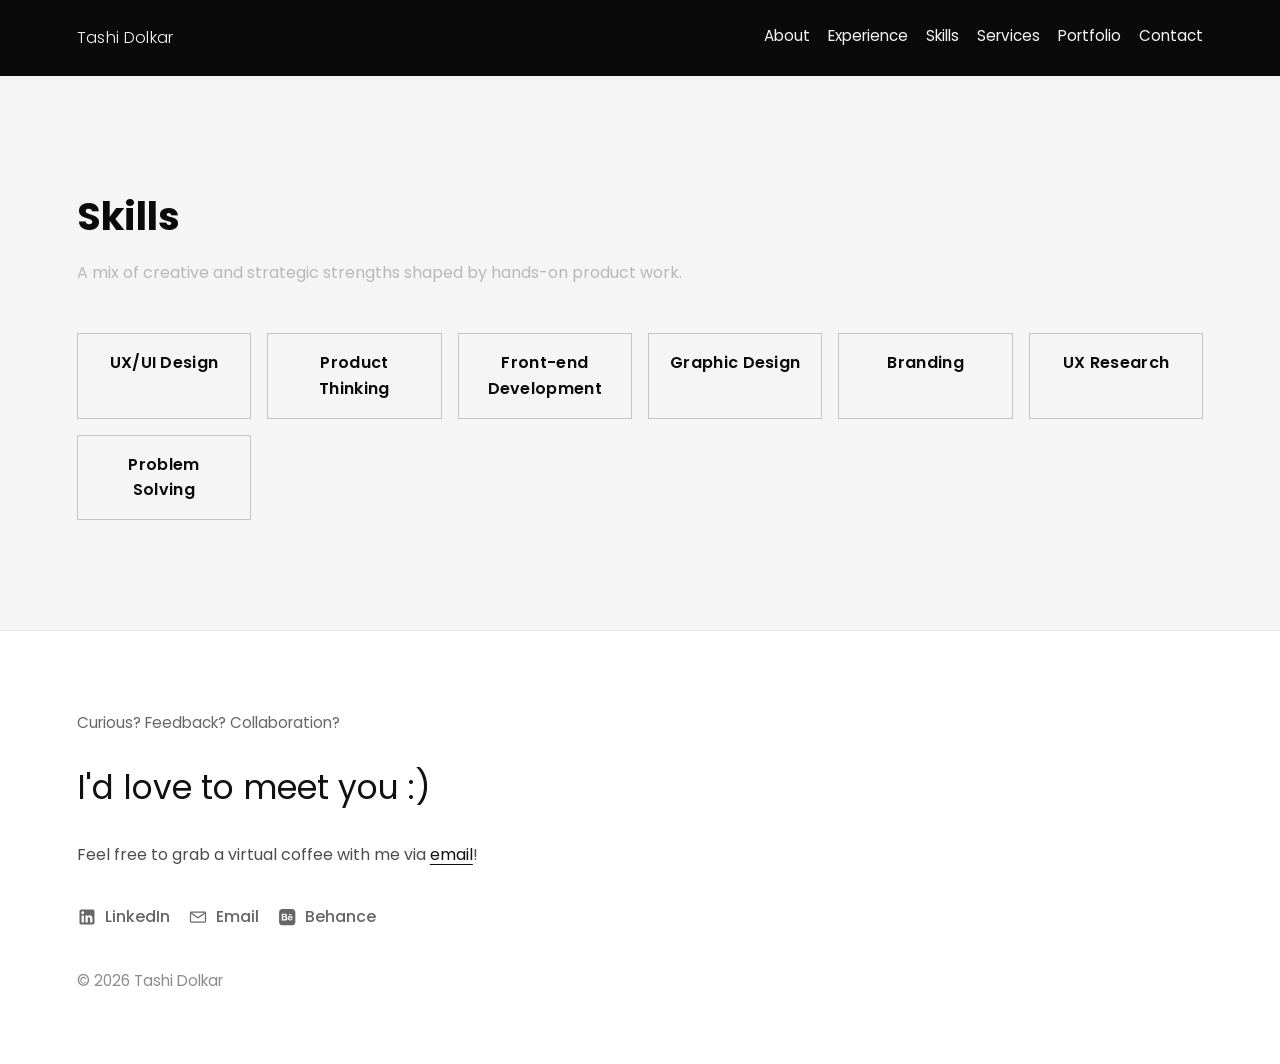
<file: skills.html>
<!DOCTYPE html>
<html lang="en">
  <head>
    <meta charset="UTF-8" />
    <meta name="viewport" content="width=device-width, initial-scale=1" />
    <title>Skills | Tashi Dolkar</title>
    <link rel="icon" type="image/png" href="assets/t.png" />
    <link rel="preconnect" href="https://fonts.googleapis.com" />
    <link rel="preconnect" href="https://fonts.gstatic.com" crossorigin />
    <link
      href="https://fonts.googleapis.com/css2?family=Poppins:wght@300;400;500;600;700&display=swap"
      rel="stylesheet"
    />
    <link rel="stylesheet" href="styles.css" />
  </head>
  <body>
    <header class="site-header">
      <a class="brand" href="index.html">Tashi Dolkar</a>
      <nav class="nav">
        <a href="about.html">About</a>
        <a href="experience.html">Experience</a>
        <a href="skills.html" aria-current="page">Skills</a>
        <a href="services.html">Services</a>
        <a href="portfolio.html">Portfolio</a>
        <a href="contact.html">Contact</a>
      </nav>
    </header>

    <main>
      <section class="section inverted">
        <div class="section-head reveal">
          <h2>Skills</h2>
          <p>
            A mix of creative and strategic strengths shaped by hands-on
            product work.
          </p>
        </div>
        <div class="chip-grid">
          <div class="chip reveal">UX/UI Design</div>
          <div class="chip reveal">Product Thinking</div>
          <div class="chip reveal">Front-end Development</div>
          <div class="chip reveal">Graphic Design</div>
          <div class="chip reveal">Branding</div>
          <div class="chip reveal">UX Research</div>
          <div class="chip reveal">Problem Solving</div>
        </div>
      </section>
    </main>

        <footer class="site-footer">
      <div class="footer-inner">
        <p class="footer-kicker">Curious? Feedback? Collaboration?</p>
        <h2 class="footer-title">I'd love to meet you :)</h2>
        <p class="footer-sub">
          Feel free to grab a virtual coffee with me via
          <a href="mailto:tashidolkss@gmail.com">email</a>!
        </p>
                <div class="footer-links">
          <a href="http://www.linkedin.com/in/tashi-dolkar-3a08882a4" target="_blank" rel="noopener"><svg class="icon" width="20" height="20" viewBox="0 0 24 24" fill="none" xmlns="http://www.w3.org/2000/svg"><path d="M19 3C19.5304 3 20.0391 3.21071 20.4142 3.58579C20.7893 3.96086 21 4.46957 21 5V19C21 19.5304 20.7893 20.0391 20.4142 20.4142C20.0391 20.7893 19.5304 21 19 21H5C4.46957 21 3.96086 20.7893 3.58579 20.4142C3.21071 20.0391 3 19.5304 3 19V5C3 4.46957 3.21071 3.96086 3.58579 3.58579C3.96086 3.21071 4.46957 3 5 3H19ZM18.5 18.5V13.2C18.5 12.3354 18.1565 11.5062 17.5452 10.8948C16.9338 10.2835 16.1046 9.94 15.24 9.94C14.39 9.94 13.4 10.46 12.92 11.24V10.13H10.13V18.5H12.92V13.57C12.92 12.8 13.54 12.17 14.31 12.17C14.6813 12.17 15.0374 12.3175 15.2999 12.5801C15.5625 12.8426 15.71 13.1987 15.71 13.57V18.5H18.5ZM6.88 8.56C7.32556 8.56 7.75288 8.383 8.06794 8.06794C8.383 7.75288 8.56 7.32556 8.56 6.88C8.56 5.95 7.81 5.19 6.88 5.19C6.43178 5.19 6.00193 5.36805 5.68499 5.68499C5.36805 6.00193 5.19 6.43178 5.19 6.88C5.19 7.81 5.95 8.56 6.88 8.56ZM8.27 18.5V10.13H5.5V18.5H8.27Z" fill="currentColor"/></svg><span>LinkedIn</span></a>
          <a href="mailto:tashidolkss@gmail.com"><svg class="icon" width="20" height="20" viewBox="0 0 24 24" fill="none" xmlns="http://www.w3.org/2000/svg"><path d="M4 6H20C20.5523 6 21 6.44772 21 7V17C21 17.5523 20.5523 18 20 18H4C3.44772 18 3 17.5523 3 17V7C3 6.44772 3.44772 6 4 6Z" stroke="currentColor" stroke-width="1.5"/><path d="M4 7.5L12 13L20 7.5" stroke="currentColor" stroke-width="1.5"/></svg><span>Email</span></a>
          <a href="http://www.behance.net/numcheu" target="_blank" rel="noopener"><svg class="icon" width="20" height="20" viewBox="0 0 24 24" fill="none" xmlns="http://www.w3.org/2000/svg"><path d="M7.354 11.1068V9.50178C7.354 9.40678 7.354 9.36878 7.478 9.36878C8.541 9.36878 9.405 9.30578 9.834 9.55878C10.264 9.81078 10.282 10.1588 10.289 10.2628C10.296 10.3668 10.293 10.5158 10.093 10.8788C9.893 11.2418 8.998 11.2488 8.352 11.2488H7.497C7.392 11.2488 7.354 11.2108 7.354 11.1068ZM10.3 12.7888C10.399 12.9152 10.4697 13.0615 10.5073 13.2176C10.5448 13.3738 10.5484 13.5362 10.5176 13.6938C10.4869 13.8514 10.4226 14.0006 10.3292 14.1312C10.2357 14.2618 10.1153 14.3708 9.976 14.4508C9.77142 14.5369 9.55195 14.582 9.33 14.5838H7.487C7.392 14.5838 7.354 14.5838 7.354 14.4608V12.5608C7.354 12.4658 7.354 12.4278 7.478 12.4278H8.703C9.463 12.4278 9.938 12.3618 10.3 12.7888Z" fill="currentColor"/><path d="M16.989 11.909C16.938 11.7889 16.8607 11.6817 16.7627 11.5955C16.6648 11.5093 16.5487 11.4462 16.423 11.411C16.1718 11.3424 15.909 11.3278 15.6518 11.3684C15.3946 11.4089 15.1489 11.5035 14.931 11.646C14.7138 11.8654 14.5735 12.1492 14.531 12.455C14.531 12.562 14.531 12.582 14.658 12.582H17.028C17.145 12.582 17.145 12.582 17.135 12.435C17.1238 12.2512 17.0747 12.0719 16.989 11.909ZM18.1 2.5H6.4C5.36566 2.5 4.37368 2.91089 3.64228 3.64228C2.91089 4.37368 2.5 5.36566 2.5 6.4V18.1C2.5 19.1343 2.91089 20.1263 3.64228 20.8577C4.37368 21.5891 5.36566 22 6.4 22H18.1C19.1343 22 20.1263 21.5891 20.8577 20.8577C21.5891 20.1263 22 19.1343 22 18.1V6.4C22 5.36566 21.5891 4.37368 20.8577 3.64228C20.1263 2.91089 19.1343 2.5 18.1 2.5ZM14.278 8.71C14.278 8.633 14.278 8.603 14.366 8.603H17.525V9.423C17.525 9.423 17.528 9.481 17.476 9.481H14.415C14.278 9.481 14.278 9.481 14.278 9.345V8.71ZM11.353 15.877C10.153 16.53 8.136 16.267 5.747 16.267V8.184H9.559C10.534 8.184 11.694 8.428 12.006 9.461C12.168 9.91218 12.1582 10.4072 11.9783 10.8516C11.7984 11.296 11.4612 11.6585 11.031 11.87C11.4276 12.0167 11.7738 12.274 12.0287 12.6114C12.2836 12.9488 12.4365 13.3521 12.4693 13.7737C12.5021 14.1952 12.4135 14.6174 12.2139 14.9901C12.0143 15.3629 11.7121 15.6706 11.343 15.877H11.353ZM18.617 13.576H14.717C14.61 13.576 14.512 13.634 14.531 13.771C14.648 14.346 14.911 14.951 15.507 15.039C15.8217 15.1327 16.1587 15.1183 16.4643 14.9981C16.7698 14.8779 17.0264 14.6589 17.193 14.376C17.193 14.376 17.242 14.317 17.271 14.317H18.539C18.539 14.317 18.617 14.317 18.597 14.385C18.4633 14.7637 18.2654 15.1165 18.012 15.428C17.6731 15.7517 17.2642 15.993 16.8169 16.1331C16.3697 16.2731 15.8962 16.3083 15.4332 16.2357C14.9702 16.1632 14.5301 15.9849 14.1472 15.7148C13.7642 15.4446 13.4487 15.0898 13.225 14.678C13.0874 14.4034 13.0017 14.1057 12.972 13.8C12.7981 13.0316 12.931 12.2256 13.3425 11.5538C13.754 10.8819 14.4115 10.3973 15.175 10.203C17.388 9.725 18.792 11.246 18.792 13.391C18.7953 13.4161 18.7928 13.4416 18.7846 13.4655C18.7765 13.4894 18.7629 13.5112 18.7451 13.5291C18.7272 13.5469 18.7054 13.5605 18.6815 13.5686C18.6576 13.5768 18.6321 13.5793 18.607 13.576H18.617ZM16.433 11.411C16.1821 11.3414 15.919 11.3271 15.662 11.369C15.405 11.409 15.175 11.458 14.941 11.646C14.707 11.833 14.583 12.149 14.541 12.455C14.541 12.562 14.541 12.582 14.668 12.582H17.028C17.145 12.582 17.145 12.582 17.135 12.435C17.1238 12.2512 17.0747 12.0719 16.989 11.909C16.938 11.7889 16.8607 11.6817 16.7627 11.5955C16.6648 11.5093 16.5487 11.4462 16.423 11.411H16.433Z" fill="currentColor"/></svg><span>Behance</span></a>
        </div>
        <p class="footer-copy">© 2026 Tashi Dolkar</p>
      </div>
    </footer>


    <script src="script.js"></script>
  </body>
</html>
</file>
<file: styles.css>
:root {
  --bg: #0b0b0b;
  --fg: #f5f5f5;
  --muted: #b8b8b8;
  --accent: #ffffff;
  --line: rgba(255, 255, 255, 0.2);
  --max: 1120px;
  --gap: 28px;
}

* {
  box-sizing: border-box;
  margin: 0;
  padding: 0;
}

html {
  scroll-behavior: smooth;
}

body {
  font-family: "Poppins", "Helvetica Neue", sans-serif;
  background: var(--bg);
  color: var(--fg);
  line-height: 1.6;
}

body.home-light {
  background: #ffffff;
  color: #0b0b0b;
}

body.work-page .section {
  max-width: 1120px;
  margin: 0 auto;
  text-align: left;
  justify-items: start;
}

body.work-light {
  background: #F7FBFC;
  color: #0b0b0b;
}

body.work-light .site-header {
  background: #F7FBFC;
}

body.work-light .project-desc {
  color: rgba(0, 0, 0, 0.55);
}

body.work-light .work-overlay {
  background: rgba(255, 255, 255, 0.9);
  left: -14%;
  right: auto;
}

body.work-light .work-overlay-text {
  color: #111;
}

.work2-title {
  color: #769fcd;
}

body.work-light .section-head .project-title,
body.work-light .section-head .project-meta,
body.work-light .section-head .project-number {
  color: rgba(31, 31, 31, 0.7);
  font-weight: 500;
}

body.work-light .section-head .project-sep {
  color: rgba(31, 31, 31, 0.5);
}

body.work-page .section-head {
  text-align: left;
  justify-items: start;
  width: 100%;
}

body.work-page .section-head h2,
body.work-page .section-head h3 {
  text-align: left;
}


a {
  color: inherit;
  text-decoration: none;
}

img {
  width: 100%;
  height: auto;
  display: block;
}

.section {
  padding: 110px 6vw;
  max-width: var(--max);
  margin: 0 auto;
  display: grid;
  gap: 48px;
}

.inverted {
  background: var(--fg);
  color: var(--bg);
  width: 100%;
  max-width: none;
}

.inverted .section-head,
.inverted .card,
.inverted .timeline-card,
.inverted .chip,
.inverted .portfolio-card {
  border-color: rgba(0, 0, 0, 0.2);
}

.site-header {
  position: sticky;
  top: 0;
  z-index: 10;
  padding: 24px 6vw;
  display: flex;
  justify-content: space-between;
  align-items: center;
  background: rgba(11, 11, 11, 0.86);
  backdrop-filter: blur(12px);
}

body.home-light .site-header {
  background: rgba(255, 255, 255, 0.9);
}

body.about-page .section.inverted {
  background: rgba(255, 255, 255, 0.9);
}


.brand {
  font-weight: 300;
  letter-spacing: 0.02em;
  display: inline-flex;
  align-items: center;
  gap: 10px;
}


.nav {
  display: flex;
  gap: 18px;
  font-size: 0.95rem;
}

.nav-divider {
  color: rgba(0, 0, 0, 0.35);
}

body.home-light .nav-divider {
  color: rgba(0, 0, 0, 0.45);
}

body.work-page .nav-divider {
  color: rgba(255, 255, 255, 0.55);
}

.nav a {
  position: relative;
  padding-bottom: 4px;
}

.nav a::after {
  content: "";
  position: absolute;
  left: 0;
  bottom: 0;
  width: 0;
  height: 1px;
  background: var(--fg);
  transition: width 0.3s ease;
}

body.home-light .nav a::after {
  background: #0b0b0b;
}

.nav a:hover::after {
  width: 100%;
}

.hero {
  grid-template-columns: repeat(2, minmax(0, 1fr));
  align-items: center;
  padding-top: 140px;
}

.home-hero {
  grid-template-columns: minmax(0, 1.2fr) minmax(0, 0.8fr);
  align-items: center;
  padding-top: 160px;
  padding-bottom: 140px;
  max-width: none;
  width: 100%;
}

.home-hero-content h1 {
  font-size: clamp(1.9rem, 3.1vw, 2.8rem);
  font-weight: 400;
  line-height: 1.4;
  max-width: 980px;
  color: inherit;
}

.home-hero-content {
  max-width: 820px;
}

.home-hero-media {
  justify-self: end;
  max-width: 360px;
  width: 100%;
  border: 1px solid rgba(0, 0, 0, 0.12);
  padding: 12px;
  background: #fff;
}

.home-hero-media img {
  display: block;
  width: 100%;
  height: auto;
}

.home-sub {
  margin-top: 24px;
  font-size: 1rem;
  color: rgba(0, 0, 0, 0.7);
}

.about-hero {
  display: grid;
  grid-template-columns: minmax(0, 1.1fr) minmax(0, 0.9fr);
  gap: 40px;
  align-items: center;
}

.about-hero-images {
  display: grid;
  grid-template-columns: repeat(2, minmax(0, 1fr));
  gap: 16px;
  justify-items: stretch;
}

.about-hero-images img {
  width: 100%;
  height: auto;
  display: block;
  border: 1px solid rgba(0, 0, 0, 0.12);
  background: #ffffff;
}

.about-hero-images img:last-child {
  grid-column: span 2;
}

.home-prev {
  margin-top: 10px;
  font-size: 0.95rem;
  color: rgba(0, 0, 0, 0.6);
}

.underline {
  position: relative;
  font-weight: 500;
}

.underline::after {
  content: "";
  position: absolute;
  left: 0;
  right: 0;
  bottom: -4px;
  height: 3px;
  background: rgba(183, 135, 120, 0.7);
}

.squiggle {
  position: relative;
  font-weight: 500;
}

.squiggle::after {
  content: "";
  position: absolute;
  left: 0;
  right: 0;
  bottom: -6px;
  height: 6px;
  background: repeating-linear-gradient(
    -45deg,
    rgba(183, 135, 120, 0.7),
    rgba(183, 135, 120, 0.7) 6px,
    transparent 6px,
    transparent 12px
  );
  border-radius: 999px;
}


.hero.no-photo {
  grid-template-columns: 1fr;
}

.hero-content h1 {
  font-size: clamp(2.4rem, 4vw, 3.8rem);
  line-height: 1.1;
  margin: 16px 0 20px;
}

.eyebrow {
  text-transform: uppercase;
  letter-spacing: 0.28em;
  font-size: 0.75rem;
  color: var(--muted);
}

.lead {
  font-size: 1.05rem;
  max-width: 520px;
  color: var(--muted);
}

.cta-row {
  display: flex;
  gap: 16px;
  margin: 28px 0 18px;
}

.btn {
  display: inline-flex;
  align-items: center;
  justify-content: center;
  padding: 12px 24px;
  border: 1px solid var(--fg);
  background: var(--fg);
  color: var(--bg);
  font-weight: 600;
  transition: transform 0.2s ease, background 0.2s ease, color 0.2s ease;
}

.btn:hover {
  transform: translateY(-2px);
  background: transparent;
  color: var(--fg);
}

.btn.ghost {
  background: transparent;
  color: var(--fg);
}

.btn.ghost:hover {
  background: var(--fg);
  color: var(--bg);
}

.meta {
  display: flex;
  gap: 24px;
  font-size: 0.85rem;
  color: var(--muted);
}

.hero-image {
  position: relative;
  padding: 18px;
  border: 1px solid var(--line);
  background: linear-gradient(145deg, rgba(255, 255, 255, 0.06), rgba(255, 255, 255, 0));
}

.hero-image::before {
  content: "";
  position: absolute;
  inset: 12px;
  border: 1px solid rgba(255, 255, 255, 0.18);
  pointer-events: none;
}

.section-head h2 {
  font-size: clamp(2rem, 3vw, 2.6rem);
  margin-bottom: 12px;
}

.section-head p {
  max-width: 640px;
  color: var(--muted);
}

.section-head p.about-note {
  color: #000000;
  display: inline-flex;
  align-items: center;
}

.about-note-icon {
  width: 60px;
  height: 60px;
  margin-left: 6px;
  vertical-align: -6px;
}

body.home-light .section-head p,
body.home-light .home-sub,
body.home-light .home-prev {
  color: rgba(0, 0, 0, 0.65);
}

.about-grid,
.service-grid,
.contact-grid {
  display: grid;
  grid-template-columns: repeat(auto-fit, minmax(320px, 1fr));
  gap: var(--gap);
}

.portfolio-grid {
  display: grid;
  grid-template-columns: repeat(2, minmax(0, 1fr));
  gap: var(--gap);
}

.card,
.service-card,
.portfolio-card,
.contact-card {
  border: 1px solid var(--line);
  padding: 36px;
  background: transparent;
  transition: transform 0.3s ease, border 0.3s ease;
  color: inherit;
}

.card:hover,
.service-card:hover,
.portfolio-card:hover {
  transform: translateY(-6px);
  border-color: currentColor;
}

.list {
  font-weight: 500;
}

.timeline {
  display: grid;
  gap: 20px;
}

.timeline-card {
  border: 1px solid var(--line);
  padding: 24px 28px;
}

.timeline-meta {
  font-size: 0.85rem;
  text-transform: uppercase;
  letter-spacing: 0.16em;
  color: var(--muted);
}

.impact {
  margin-top: 10px;
  font-weight: 600;
}

.chip-grid {
  display: grid;
  grid-template-columns: repeat(auto-fit, minmax(160px, 1fr));
  gap: 16px;
}

.chip {
  padding: 16px 18px;
  border: 1px solid var(--line);
  font-weight: 600;
  letter-spacing: 0.02em;
  text-align: center;
  transition: background 0.3s ease, color 0.3s ease;
}

.chip:hover {
  background: var(--bg);
  color: var(--fg);
}

.portfolio-card .thumb {
  width: 100%;
  height: auto;
  border: 1px solid var(--line);
  margin-bottom: 24px;
  overflow: visible;
  background: repeating-linear-gradient(
    135deg,
    rgba(0, 0, 0, 0.1),
    rgba(0, 0, 0, 0.1) 8px,
    transparent 8px,
    transparent 16px
  );
}

.portfolio-card .thumb img {
  width: 100%;
  height: auto;
  object-fit: contain;
  display: block;
}

.project-meta {
  color: rgba(0, 0, 0, 0.7);
  font-size: 0.95rem;
}

.project-title {
  display: flex;
  flex-wrap: wrap;
  gap: 8px 12px;
  align-items: baseline;
  font-size: 0.95rem;
  font-weight: 400;
}

.project-number {
  font-size: 0.95rem;
  font-weight: 400;
}

body.work-page .project-title,
body.work-page .project-meta,
body.work-page .project-number {
  color: #f5f5f5;
}

body.work-page .project-sep {
  color: rgba(255, 255, 255, 0.55);
}

.work-details {
  display: flex;
  flex-wrap: wrap;
  gap: 28px 48px;
  margin: 24px 0;
  width: 100%;
  justify-content: space-between;
  border-top: 1px solid rgba(255, 255, 255, 0.2);
  padding-top: 24px;
  padding-bottom: 24px;
  margin-left: 0;
  margin-right: auto;
}

.work-about {
  border-top: 1px solid rgba(255, 255, 255, 0.2);
  padding-top: 24px;
  max-width: 920px;
  margin-top: 24px;
}

.work-about-text {
  color: rgba(255, 255, 255, 0.75);
  line-height: 1.8;
  margin-top: 12px;
}

.thank-you-note {
  border: 1px solid rgba(0, 0, 0, 0.08);
  background: #d6e6f2;
  padding: 18px 20px 52px;
  max-width: 420px;
  margin-left: auto;
  box-shadow: 0 10px 20px rgba(0, 0, 0, 0.08);
  position: relative;
}

.thank-you-note .work-about-text {
  margin-top: 0;
  color: #2b2b2b;
}

.thank-you-smile {
  position: absolute;
  right: 10px;
  bottom: 10px;
  width: 34px;
  height: auto;
}

.work-about-list {
  margin-top: 12px;
  padding-left: 18px;
  color: rgba(255, 255, 255, 0.75);
  line-height: 1.8;
}

body.work-light .work-about-list {
  color: rgba(0, 0, 0, 0.7);
}

.work-gallery {
  margin-top: 32px;
  display: grid;
  grid-template-columns: repeat(auto-fit, minmax(240px, 1fr));
  gap: 20px;
  max-width: 920px;
}

.work-gallery img {
  width: 100%;
  height: auto;
  display: block;
  border: 1px solid rgba(255, 255, 255, 0.12);
}

.work-cta-button {
  display: inline-flex;
  align-items: center;
  justify-content: center;
  padding: 10px 18px;
  border-radius: 0;
  background: transparent;
  color: #121212;
  border: 1px solid currentColor;
  font-weight: 500;
  column-gap: 8px;
  margin-top: 20px;
  text-decoration: none;
  transition: transform 0.2s ease, box-shadow 0.2s ease, background 0.2s ease;
}

.work-cta-button::after {
  content: "→";
  font-size: 1.05em;
  line-height: 1;
}

.work-cta-button:hover {
  transform: translateY(-1px);
  box-shadow: 0 10px 24px rgba(0, 0, 0, 0.18);
}

body.work-light .work-cta-button {
  color: #1f3a5f;
}

@media (max-width: 900px) {
  .work-about {
    grid-template-columns: 1fr;
  }
}

.detail-label {
  text-transform: uppercase;
  letter-spacing: 0.12em;
  font-size: 0.75rem;
  color: rgba(255, 255, 255, 0.6);
  margin-bottom: 8px;
}

.detail-value {
  color: #f5f5f5;
  font-weight: 500;
}

.detail-sub {
  color: rgba(255, 255, 255, 0.7);
  font-size: 0.9rem;
}

body.work-light .detail-label {
  color: rgba(31, 31, 31, 0.6);
}

body.work-light .detail-value {
  color: #1f1f1f;
}

body.work-light .detail-sub {
  color: rgba(31, 31, 31, 0.7);
}

body.work-light .work-details {
  border-top: 1px solid rgba(0, 0, 0, 0.12);
}

body.work-light .work-about {
  border-top: 1px solid rgba(0, 0, 0, 0.12);
}

body.work-light .work-about-text {
  color: rgba(0, 0, 0, 0.7);
}

.work-about-text a {
  color: #769fcd;
  text-decoration: underline;
  text-underline-offset: 3px;
}

.project-desc {
  margin-top: 10px;
  color: rgba(0, 0, 0, 0.45);
  transition: color 0.2s ease;
}

.work-media-gap {
  height: calc(1.6em + 10px);
}

.work-hero {
  width: 100%;
  height: auto;
  display: block;
  margin: 0;
}

.work-media {
  position: relative;
  margin: 0;
}

.work-block {
  max-width: 920px;
  width: 100%;
  display: flow-root;
}

.work-overlay {
  position: absolute;
  right: -14%;
  top: 50%;
  transform: translateY(-50%);
  max-width: 320px;
  background: rgba(32, 32, 32, 0.6);
  padding: 20px 22px;
  box-shadow: 0 20px 40px rgba(0, 0, 0, 0.12);
}

.work-overlay-text {
  margin: 0;
  color: #f5f5f5;
  font-size: 0.95rem;
  line-height: 1.6;
}

@media (max-width: 900px) {
  .work-overlay {
    position: static;
    margin-top: 16px;
    max-width: none;
  }
}

.portfolio-card:hover .project-desc,
.portfolio-card:focus-within .project-desc {
  color: rgba(0, 0, 0, 0.75);
}

.project-sep {
  color: rgba(0, 0, 0, 0.4);
}

.contact-grid {
  align-items: start;
}

.contact-card a {
  font-weight: 600;
}

.contact-form {
  display: grid;
  gap: 18px;
}

.contact-form label {
  display: grid;
  gap: 8px;
  font-weight: 500;
}

.contact-form input,
.contact-form textarea {
  padding: 12px 14px;
  border: 1px solid var(--line);
  background: transparent;
  color: inherit;
  font-family: inherit;
}

.site-footer {
  padding: 80px 0 70px;
  text-align: left;
  color: #111111;
  background: #ffffff;
  border-top: 1px solid rgba(0, 0, 0, 0.08);
}

.footer-inner {
  width: 100%;
  max-width: none;
  margin: 0 auto;
  padding: 0 6vw;
  display: grid;
  gap: 26px;
}

.footer-kicker {
  color: rgba(0, 0, 0, 0.6);
  font-size: 0.95rem;
}

.footer-title {
  font-size: clamp(1.6rem, 2.6vw, 2.4rem);
  font-weight: 400;
  margin: 0;
}

.footer-sub {
  color: rgba(0, 0, 0, 0.7);
  font-size: 1rem;
  margin-top: 2px;
}

.footer-sub a {
  color: #111111;
  text-decoration: underline;
  text-underline-offset: 4px;
}

.footer-links {
  display: flex;
  gap: 18px;
  flex-wrap: wrap;
  margin-top: 10px;
}

.footer-links a {
  display: inline-flex;
  align-items: center;
  gap: 8px;
  color: rgba(0, 0, 0, 0.6);
  text-decoration: none;
  font-weight: 500;
}

.footer-links a:hover {
  color: #111111;
}

.footer-links .icon {
  display: block;
  color: currentColor;
}

.footer-copy {
  color: rgba(0, 0, 0, 0.45);
  font-size: 0.95rem;
  margin-top: 14px;
}

.reveal {
  opacity: 0;
  transform: translateY(18px);
  transition: opacity 0.6s ease, transform 0.6s ease;
}

.reveal.is-visible {
  opacity: 1;
  transform: translateY(0);
}

@media (max-width: 900px) {
  .site-header {
    position: static;
    flex-direction: column;
    gap: 16px;
  }

  .nav {
    flex-wrap: wrap;
    justify-content: center;
  }

  .hero {
    grid-template-columns: 1fr;
  }

  .home-hero {
    grid-template-columns: 1fr;
    gap: 32px;
  }

  .home-hero-media {
    justify-self: start;
    max-width: 320px;
  }

  .about-hero {
    grid-template-columns: 1fr;
  }

  .about-hero-images {
    grid-template-columns: 1fr;
  }

  .about-hero-images img:last-child {
    grid-column: auto;
  }

  .portfolio-grid {
    grid-template-columns: 1fr;
  }
}

@media (max-width: 640px) {
  .cta-row {
    flex-direction: column;
    align-items: flex-start;
  }

  .meta {
    flex-direction: column;
    gap: 8px;
  }
}
</file>
